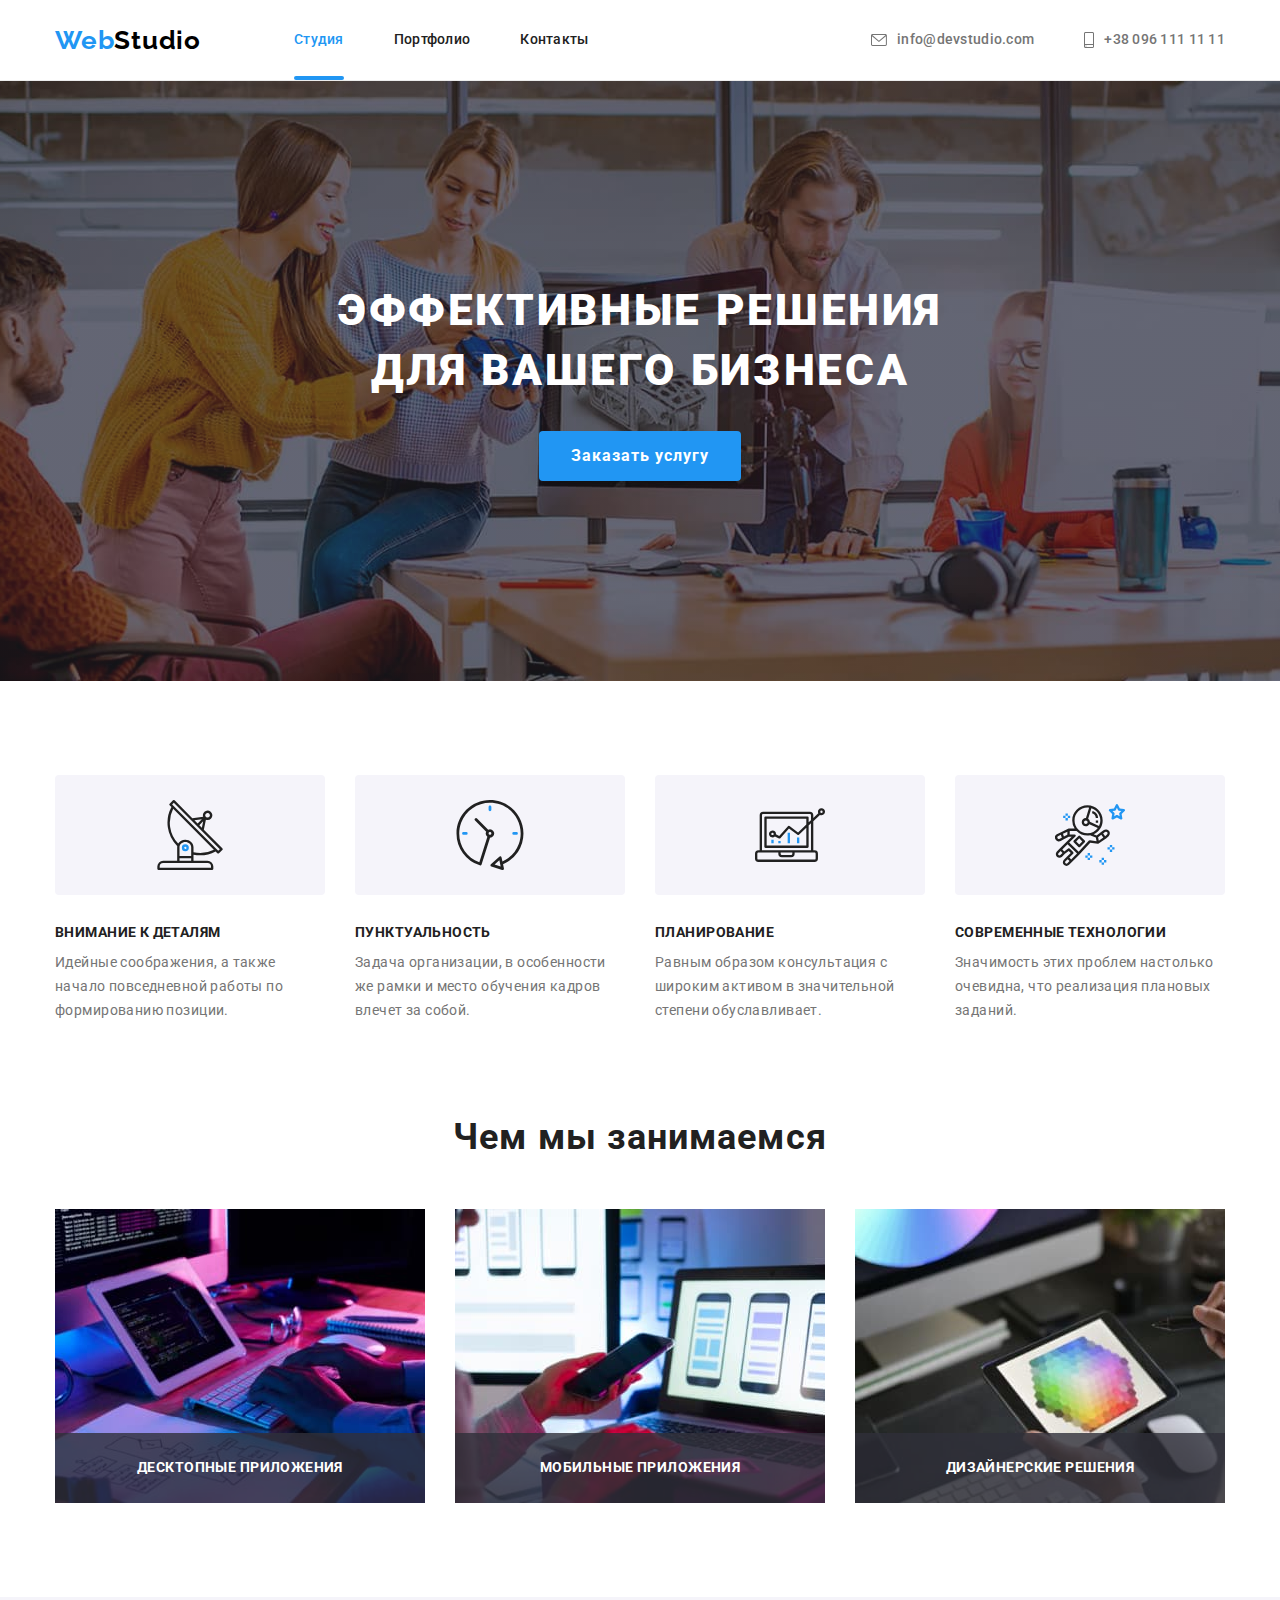
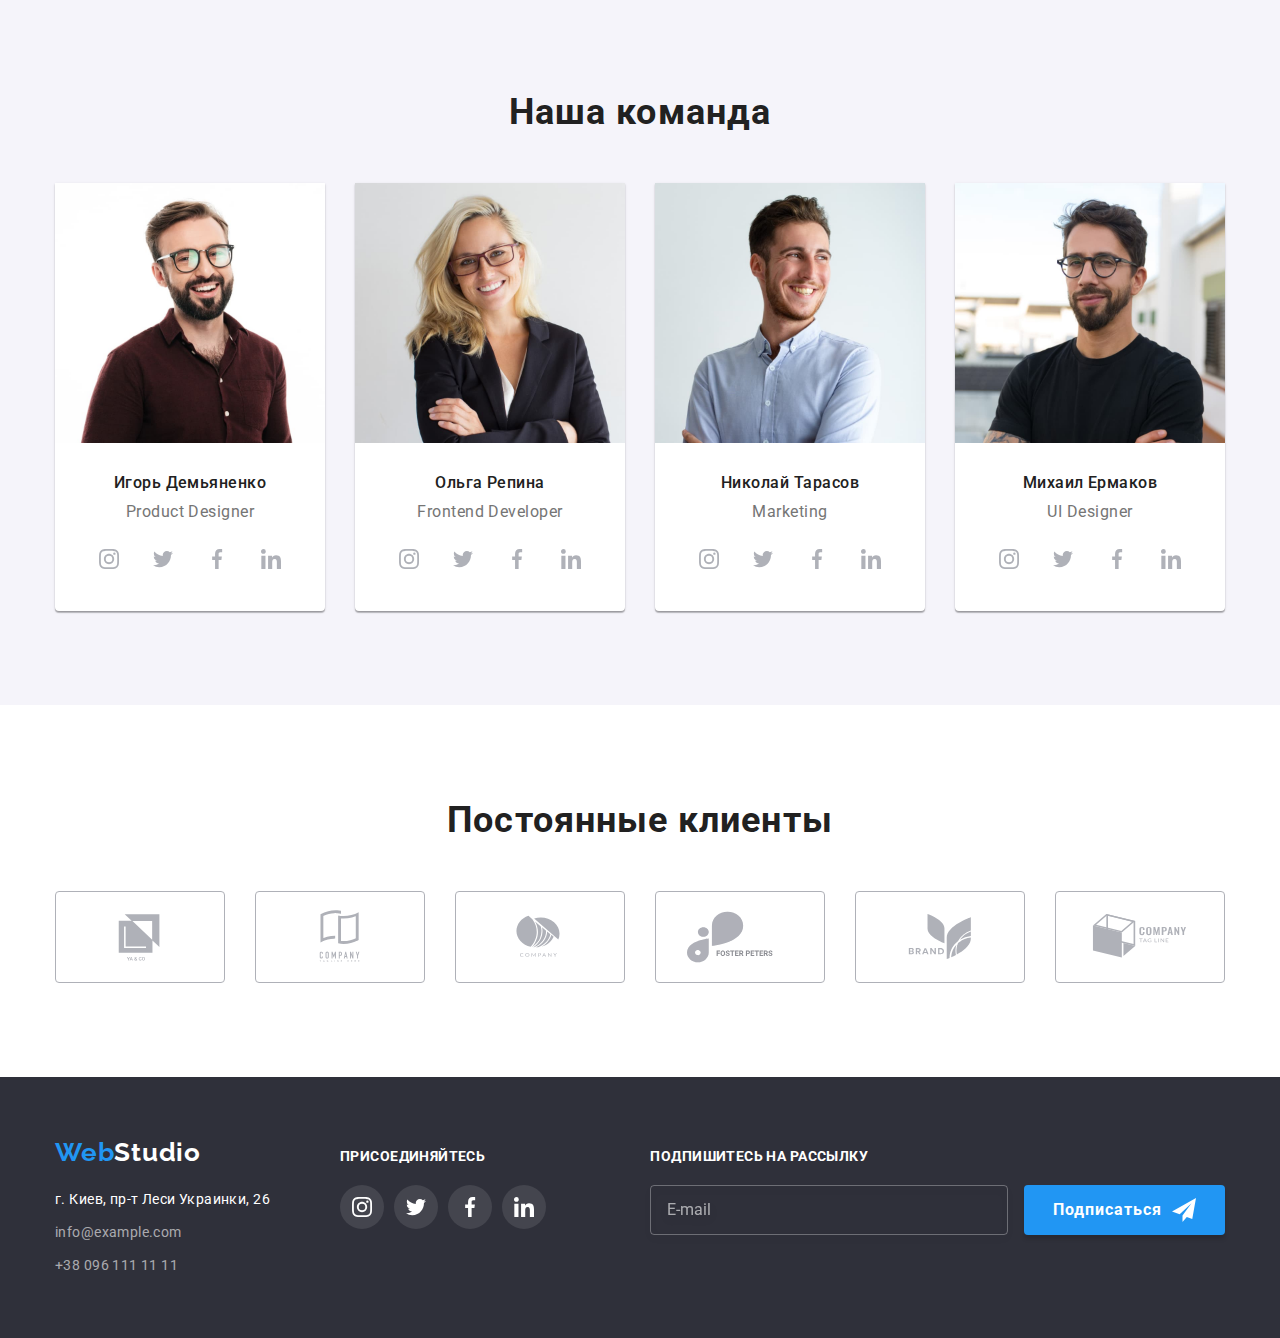
<file: index.html>
<!DOCTYPE html>
<html lang="ru">
  <head>
    <meta charset="UTF-8" />
    <meta http-equiv="X-UA-Compatible" content="IE=edge" />
    <meta name="viewport" content="width=device-width, initial-scale=1.0" />
    <title>WebStudio</title>

    <link rel="preconnect" href="https://fonts.googleapis.com" />
    <link rel="preconnect" href="https://fonts.gstatic.com" crossorigin />
    <link
      href="https://fonts.googleapis.com/css2?family=Montserrat:wght@400;700&family=Raleway:wght@700&family=Roboto:wght@400;500;700;900&display=swap"
      rel="stylesheet"
    />
    <link
      rel="stylesheet"
      href="https://cdnjs.cloudflare.com/ajax/libs/modern-normalize/1.1.0/modern-normalize.min.css"
    />
    <link rel="stylesheet" href="./css/styles.css" />
  <body>
    <!-- HEADER -->
    <header class="header">
      <div class="container">
        <div class="header-nav">
          <nav class="header-nav">
            <a href="/" class="header-logo link"
              >Web<span class="studio-header">Studio</span></a
            >
            <ul class="header-list list">
              <li class="header-item">
                <a href="" class="header-link link current">Студия</a>
              </li>
              <li class="header-item">
                <a href="./portfolio.html" class="header-link link"
                  >Портфолио</a
                >
              </li>
              <li class="header-item">
                <a href="" class="header-link link">Контакты</a>
              </li>
            </ul>
          </nav>
          <a href="mailto:info@devstudio.com" class="header-contacts link">
            <svg class="contacts-icon" width="16" height="12">
              <use href="./images/icons.svg#icon-envelope"></use>
            </svg>
            info@devstudio.com</a
          >
          <a href="tel:+380961111111" class="header-contacts link">
            <svg class="contacts-icon" width="10" height="16">
              <use href="./images/icons.svg#icon-smartphone"></use>
            </svg>
            +38 096 111 11 11</a
          >
        </div>
      </div>
    </header>
    <main>
      <!-- HERO -->
      <section class="hero">
        <div class="container">
          <h1 class="hero-title title">
            Эффективные решения для вашего бизнеса
          </h1>
          <button type="button" class="hero-button" data-modal-open>
            Заказать услугу
          </button>
        </div>
      </section>
      <!-- BENEFITS -->
      <section class="benefits section">
        <div class="container">
          <h2 class="visually-hidden">Наши преимущества</h2>
          <ul class="benefits-list list">
            <li class="benefits-item">
              <div class="benefits-wrapper">
                <svg class="benefits-icon" width="70" height="70">
                  <use href="./images/icons.svg#icon-antenna"></use>
                </svg>
              </div>
              <h3 class="benefits-title title">Внимание к деталям</h3>
              <p class="benefits-text">
                Идейные соображения, а также начало повседневной работы по
                формированию позиции.
              </p>
            </li>
            <li class="benefits-item">
              <div class="benefits-wrapper">
                <svg class="benefits-icon" width="70" height="70">
                  <use href="./images/icons.svg#icon-clock"></use>
                </svg>
              </div>
              <h3 class="benefits-title title">Пунктуальность</h3>
              <p class="benefits-text">
                Задача организации, в особенности же рамки и место обучения
                кадров влечет за собой.
              </p>
            </li>
            <li class="benefits-item">
              <div class="benefits-wrapper">
                <svg class="benefits-icon" width="70" height="70">
                  <use href="./images/icons.svg#icon-diagram"></use>
                </svg>
              </div>
              <h3 class="benefits-title title">Планирование</h3>
              <p class="benefits-text">
                Равным образом консультация с широким активом в значительной
                степени обуславливает.
              </p>
            </li>
            <li class="benefits-item">
              <div class="benefits-wrapper">
                <svg class="benefits-icon" width="70" height="70">
                  <use href="./images/icons.svg#icon-astronaut"></use>
                </svg>
              </div>
              <h3 class="benefits-title title">Современные технологии</h3>
              <p class="benefits-text">
                Значимость этих проблем настолько очевидна, что реализация
                плановых заданий.
              </p>
            </li>
          </ul>
        </div>
      </section>
      <!-- ACTIVITY -->
      <section class="activity section">
        <div class="container">
          <h2 class="activity-title title">Чем мы занимаемся</h2>
          <ul class="activity-list list">
            <li class="activity-item">
              <div class="activity-wrapper">
                <img
                  src="./images/coding.jpg"
                  alt="пишем код сайта"
                  width="370"
                />
                <p class="activity-text">Десктопные приложения</p>
              </div>
            </li>
            <li class="activity-item">
              <div class="activity-wrapper">
                <img
                  src="./images/layout.jpg"
                  alt="выполняем адаптивную верстку
            сайта"
                  width="370"
                />
                <p class="activity-text">Мобильные приложения</p>
              </div>
            </li>
            <li class="activity-item">
              <div class="activity-wrapper">
                <img
                  src="./images/design.jpg"
                  alt="разрабатываем дизайн сайта"
                  width="370"
                />
                <p class="activity-text">Дизайнерские решения</p>
              </div>
            </li>
          </ul>
        </div>
      </section>
      <!-- TEAM -->
      <section class="team section">
        <div class="container">
          <h2 class="team-title title">Наша команда</h2>
          <ul class="team-list list">
            <li class="team-item">
              <img
                class="team-picture"
                src="./images/igordemyanenko.jpg"
                alt="Игорь Демьяненко портрет"
                width="270"
              />
              <div class="team-content">
                <h3 class="team-name">Игорь Демьяненко</h3>
                <p lang="en" class="team-position">Product Designer</p>
                <ul class="team-social-media list">
                  <li class="team-media-item">
                    <a href="" class="team-media-link link">
                      <svg class="team-media-icon" width="'20" height="20">
                        <use href="./images/icons.svg#icon-instagram"></use>
                      </svg>
                    </a>
                  </li>
                  <li class="team-media-item">
                    <a href="" class="team-media-link link">
                      <svg class="team-media-icon" width="'20" height="20">
                        <use href="./images/icons.svg#icon-twitter"></use>
                      </svg>
                    </a>
                  </li>
                  <li class="team-media-item">
                    <a href="" class="team-media-link link">
                      <svg class="team-media-icon" width="'20" height="20">
                        <use href="./images/icons.svg#icon-facebook"></use>
                      </svg>
                    </a>
                  </li>
                  <li class="team-media-item">
                    <a href="" class="team-media-link link">
                      <svg class="team-media-icon" width="'20" height="20">
                        <use href="./images/icons.svg#icon-linkedin"></use>
                      </svg>
                    </a>
                  </li>
                </ul>
              </div>
            </li>
            <li class="team-item">
              <img
                class="team-picture"
                src="./images/olgarepina.jpg"
                alt="Ольга Репина портрет"
                width="270"
              />
              <div class="team-content">
                <h3 class="team-name">Ольга Репина</h3>
                <p lang="en" class="team-position">Frontend Developer</p>
                <ul class="team-social-media list">
                  <li class="team-media-item">
                    <a href="" class="team-media-link link">
                      <svg class="team-media-icon" width="'20" height="20">
                        <use href="./images/icons.svg#icon-instagram"></use>
                      </svg>
                    </a>
                  </li>
                  <li class="team-media-item">
                    <a href="" class="team-media-link link">
                      <svg class="team-media-icon" width="'20" height="20">
                        <use href="./images/icons.svg#icon-twitter"></use>
                      </svg>
                    </a>
                  </li>
                  <li class="team-media-item">
                    <a href="" class="team-media-link link">
                      <svg class="team-media-icon" width="'20" height="20">
                        <use href="./images/icons.svg#icon-facebook"></use>
                      </svg>
                    </a>
                  </li>
                  <li class="team-media-item">
                    <a href="" class="team-media-link link">
                      <svg class="team-media-icon" width="'20" height="20">
                        <use href="./images/icons.svg#icon-linkedin"></use>
                      </svg>
                    </a>
                  </li>
                </ul>
              </div>
            </li>
            <li class="team-item">
              <img
                class="team-picture"
                src="./images/nikolaytarasov.jpg"
                alt="Николай Тарасов портрет"
                width="270"
              />
              <div class="team-content">
                <h3 class="team-name">Николай Тарасов</h3>
                <p lang="en" class="team-position">Marketing</p>
                <ul class="team-social-media list">
                  <li class="team-media-item">
                    <a href="" class="team-media-link link">
                      <svg class="team-media-icon" width="'20" height="20">
                        <use href="./images/icons.svg#icon-instagram"></use>
                      </svg>
                    </a>
                  </li>
                  <li class="team-media-item">
                    <a href="" class="team-media-link link">
                      <svg class="team-media-icon" width="'20" height="20">
                        <use href="./images/icons.svg#icon-twitter"></use>
                      </svg>
                    </a>
                  </li>
                  <li class="team-media-item">
                    <a href="" class="team-media-link link">
                      <svg class="team-media-icon" width="'20" height="20">
                        <use href="./images/icons.svg#icon-facebook"></use>
                      </svg>
                    </a>
                  </li>
                  <li class="team-media-item">
                    <a href="" class="team-media-link link">
                      <svg class="team-media-icon" width="'20" height="20">
                        <use href="./images/icons.svg#icon-linkedin"></use>
                      </svg>
                    </a>
                  </li>
                </ul>
              </div>
            </li>
            <li class="team-item">
              <img
                class="team-picture"
                src="./images/mikhailyermakov.jpg"
                alt="Михаил Ермаков портрет"
                width="270"
              />
              <div class="team-content">
                <h3 class="team-name">Михаил Ермаков</h3>
                <p lang="en" class="team-position">UI Designer</p>
                <ul class="team-social-media list">
                  <li class="team-media-item">
                    <a href="" class="team-media-link link">
                      <svg class="team-media-icon" width="'20" height="20">
                        <use href="./images/icons.svg#icon-instagram"></use>
                      </svg>
                    </a>
                  </li>
                  <li class="team-media-item">
                    <a href="" class="team-media-link link">
                      <svg class="team-media-icon" width="'20" height="20">
                        <use href="./images/icons.svg#icon-twitter"></use>
                      </svg>
                    </a>
                  </li>
                  <li class="team-media-item">
                    <a href="" class="team-media-link link">
                      <svg class="team-media-icon" width="'20" height="20">
                        <use href="./images/icons.svg#icon-facebook"></use>
                      </svg>
                    </a>
                  </li>
                  <li class="team-media-item">
                    <a href="" class="team-media-link link">
                      <svg class="team-media-icon" width="'20" height="20">
                        <use href="./images/icons.svg#icon-linkedin"></use>
                      </svg>
                    </a>
                  </li>
                </ul>
              </div>
            </li>
          </ul>
        </div>
      </section>
      <!-- CLIENTS -->
      <section class="clients section">
        <div class="container">
          <h2 class="clients-title title">Постоянные клиенты</h2>
          <ul class="clients-list list">
            <li class="client-item">
              <a class="client-link link" href="">
                <svg class="client-icon" width="106" height="60">
                  <use href="./images/icons.svg#icon-first-company"></use>
                </svg>
              </a>
            </li>
            <li class="client-item">
              <a class="client-link link" href="">
                <svg class="client-icon" width="106" height="60">
                  <use href="./images/icons.svg#icon-second-company"></use>
                </svg>
              </a>
            </li>
            <li class="client-item">
              <a class="client-link link" href="">
                <svg class="client-icon" width="106" height="60">
                  <use href="./images/icons.svg#icon-third-company"></use>
                </svg>
              </a>
            </li>
            <li class="client-item">
              <a class="client-link link" href="">
                <svg class="client-icon" width="106" height="60">
                  <use href="./images/icons.svg#icon-fourth-company"></use>
                </svg>
              </a>
            </li>
            <li class="client-item">
              <a class="client-link link" href="">
                <svg class="client-icon" width="106" height="60">
                  <use href="./images/icons.svg#icon-fifth-company"></use>
                </svg>
              </a>
            </li>
            <li class="client-item">
              <a class="client-link link" href="">
                <svg class="client-icon" width="106" height="60">
                  <use href="./images/icons.svg#icon-sixth-company"></use>
                </svg>
              </a>
            </li>
          </ul>
        </div>
      </section>
    </main>
    <!-- FOOTER -->
    <footer class="footer">
      <div class="container footer-info">
        <div class="footer-contacts">
          <a href="/" class="footer-logo link"
            >Web<span class="studio-footer">Studio</span></a
          >
          <address class="footer-address">
            <ul class="footer-list list">
              <li class="footer-item">
                <a href="" class="footer-location link"
                  >г. Киев, пр-т Леси Украинки, 26</a
                >
              </li>
              <li class="footer-item">
                <a href="mailto:info@example.com" class="footer-link link"
                  >info@example.com</a
                >
              </li>
              <li class="footer-item">
                <a href="tel:+380961111111" class="footer-link link"
                  >+38 096 111 11 11</a
                >
              </li>
            </ul>
          </address>
        </div>
        <div class="footer-media">
          <h3 class="footer-title title">присоединяйтесь</h3>
          <ul class="media-links list">
            <li class="footer-media-item">
              <a href="" class="footer-media-link link">
                <svg class="footer-media-icon" width="'20" height="20">
                  <use href="./images/icons.svg#icon-instagram-footer"></use>
                </svg>
              </a>
            </li>
            <li class="footer-media-item">
              <a href="" class="footer-media-link link">
                <svg class="footer-media-icon" width="'20" height="20">
                  <use href="./images/icons.svg#icon-twitter-footer"></use>
                </svg>
              </a>
            </li>
            <li class="footer-media-item">
              <a href="" class="footer-media-link link">
                <svg class="footer-media-icon" width="'20" height="20">
                  <use href="./images/icons.svg#icon-facebook-footer"></use>
                </svg>
              </a>
            </li>
            <li class="footer-media-item">
              <a href="" class="footer-media-link link">
                <svg class="footer-media-icon" width="'20" height="20">
                  <use href="./images/icons.svg#icon-linkedin-footer"></use>
                </svg>
              </a>
            </li>
          </ul>
        </div>
        <div class="footer-mailing">
        <h3 class="footer-title title">Подпишитесь на рассылку</h3>
        <input type="email" name="email" class="footer-email" placeholder="E-mail" required>
        <button type="submit" class="footer-button">Подписаться <svg class="send-icon" width="24" height="24"><use href="./images/icons.svg#icon-send"></use></svg>
        </button></div>
      </div>
    </footer>
    <!-- MODAL -->
    <div class="backdrop is-hidden" data-modal>
      <div class="modal">
        <button type="button" class="modal-close-button" data-modal-close>
          <svg class="close-icon" width="11" height="11">
            <use href="./images/icons.svg#icon-crossx"></use>
          </svg>
        </button>
        <p class="modal-title">Оставьте свои данные, мы вам перезвоним</p>
        <div class="modal-wrapper">
          <label for="user-name" class="modal-label">Имя</label>
          <div class="icon-wrapper">
          <input type="text" id="user-name" name="user-name" class="modal-input" required>
          <svg class="modal-icon" width="18" height="18"><use href="./images/icons.svg#icon-person">
          </use></svg></div>
        </div>
        <div class="modal-wrapper">
          <label for="user-tel" class="modal-label">Телефон</label>
          <div class="icon-wrapper">
          <input type="tel" id="user-tel" name="user-tel" class="modal-input" required>
          <svg class="modal-icon" width="18" height="18"><use href="./images/icons.svg#icon-phone">
          </use></svg></div>
        </div>
        <div class="modal-wrapper">
          <label for="user-mail" class="modal-label">Почта</label>
          <div class="icon-wrapper">
          <input type="email" id="user-mail" name="user-mail" class="modal-input" required>
          <svg class="modal-icon" width="18" height="18"><use href="./images/icons.svg#icon-email">
          </use></svg></div>
        </div>
        <div class="modal-wrapper textarea-wrapper">
          <label for="user-comment" class="modal-label">Комментарий</label>
        <textarea name="comment" id="user-comment" class="modal-textarea" placeholder="Введите текст"></textarea>
        </div>
        <div class="checkbox-wrapper">
          <input type="checkbox" id="privacy" name="privacy" class="modal-checkbox visually-hidden">
          <label for="privacy" class="privacy-text">
            <span class="checked-wrapper"><svg 
              class="checkbox-icon" 
              width="16" 
              height="15"><use href="./images/icons.svg#icon-check"></use></svg
              ></span>Соглашаюсь с рассылкой и принимаю&nbsp;<a href="" 
              class="modal-link">Условия договора</a></label>
        </div>
        <button type="submit" class="modal-button">Отправить</button>
      </div>
    </div>
    <script src="./js/modal.js"></script>
  </body>
</html>
</file>
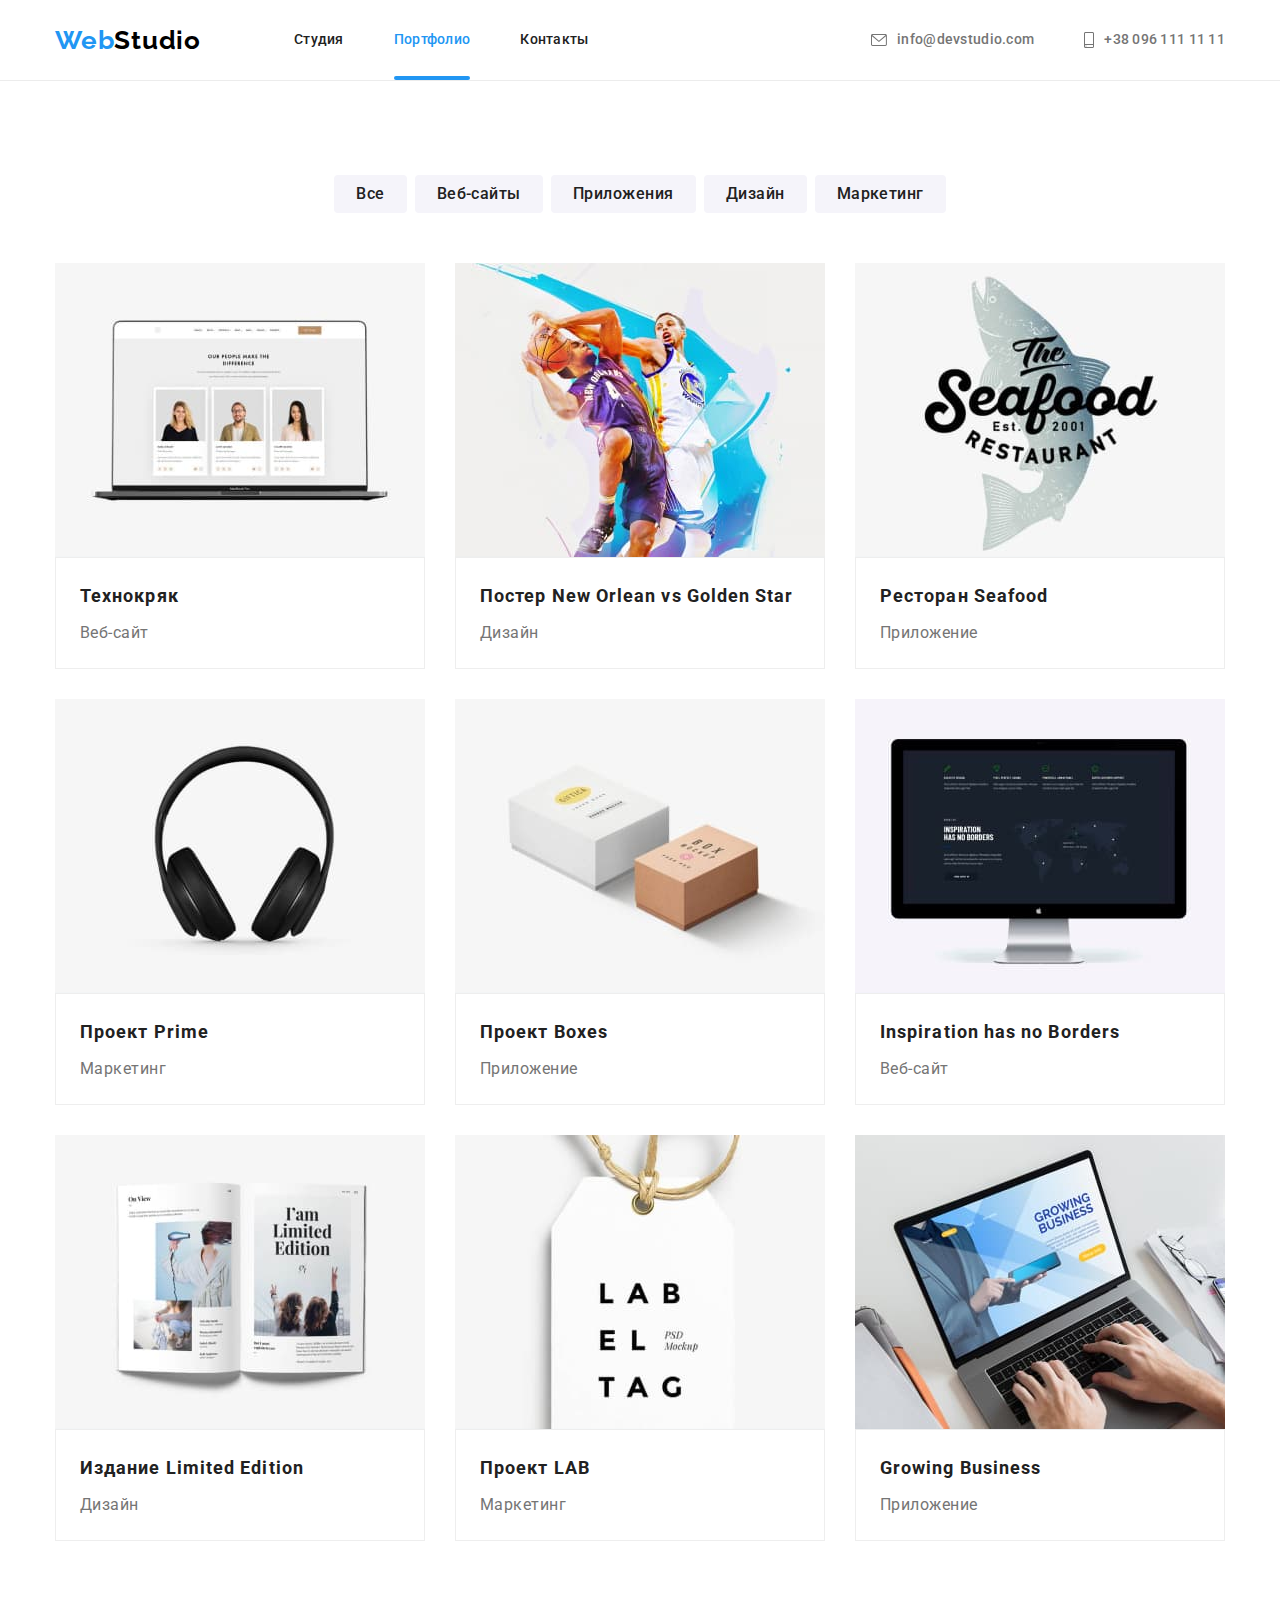
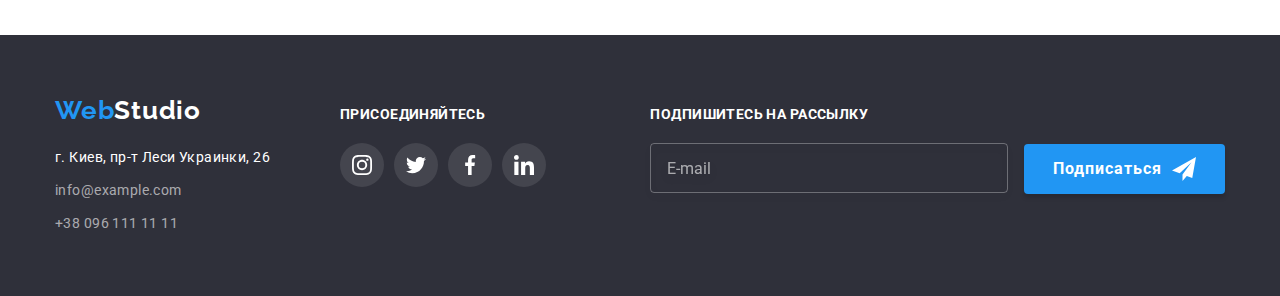
<file: portfolio.html>
<!DOCTYPE html>
<html lang="ru">
  <head>
    <meta charset="UTF-8" />
    <meta http-equiv="X-UA-Compatible" content="IE=edge" />
    <meta name="viewport" content="width=device-width, initial-scale=1.0" />
    <title>WebStudio</title>

    <link rel="preconnect" href="https://fonts.googleapis.com" />
    <link rel="preconnect" href="https://fonts.gstatic.com" crossorigin />
    <link
      href="https://fonts.googleapis.com/css2?family=Montserrat:wght@400;700&family=Raleway:wght@700&family=Roboto:wght@400;500;700;900&display=swap"
      rel="stylesheet"
    />
    <link
      rel="stylesheet"
      href="https://cdnjs.cloudflare.com/ajax/libs/modern-normalize/1.1.0/modern-normalize.min.css"
    />
    <link rel="stylesheet" href="./css/styles.css" />
  </head>
  <body>
    <!-- HEADER -->
    <header class="header">
      <div class="container">
        <div class="header-nav">
          <nav class="header-nav">
            <a href="/" class="header-logo link"
              >Web<span class="studio-header">Studio</span></a
            >
            <ul class="header-list list">
              <li class="header-item">
                <a href="./index.html" class="header-link link">Студия</a>
              </li>
              <li class="header-item">
                <a href="" class="header-link link current">Портфолио</a>
              </li>
              <li class="header-item">
                <a href="" class="header-link link">Контакты</a>
              </li>
            </ul>
          </nav>
          <a href="mailto:info@devstudio.com" class="header-contacts link">
            <svg class="contacts-icon" width="16" height="12">
              <use href="./images/icons.svg#icon-envelope"></use>
            </svg>
            info@devstudio.com</a
          >
          <a href="tel:+380961111111" class="header-contacts link">
            <svg class="contacts-icon" width="10" height="16">
              <use href="./images/icons.svg#icon-smartphone"></use>
            </svg>
            +38 096 111 11 11</a
          >
        </div>
      </div>
    </header>
    <main>
      <!-- PROJECTS -->
      <section class="projects section">
        <div class="container">
          <h1 class="visually-hidden">Проекты</h1>
          <ul class="projects-button-list list">
            <li class="projects-button-item">
              <button type="button" class="projects-button">Все</button>
            </li>
            <li class="projects-button-item">
              <button type="button" class="projects-button">Веб-сайты</button>
            </li>
            <li class="projects-button-item">
              <button type="button" class="projects-button">Приложения</button>
            </li>
            <li class="projects-button-item">
              <button type="button" class="projects-button">Дизайн</button>
            </li>
            <li class="projects-button-item">
              <button type="button" class="projects-button">Маркетинг</button>
            </li>
          </ul>
          <ul class="projects-list list">
            <li class="projects-item">
              <div class="projects-about">
                <img
                  src="./images/portfolio/technocrack.jpg"
                  alt="Открытый ноутбук с фотографиями команды проекта"
                  width="370"
                />
                <p class="projects-description">
                  Ресурс предлагает комплексные предложения с разным уровнем
                  функционала и сервисов. Все это позволит посетителю получить
                  исчерпывающие сведения о компании или частном лице.
                </p>
              </div>
              <div class="projects-wrapper">
                <h3 class="projects-name">Технокряк</h3>
                <p class="projects-type">Веб-сайт</p>
              </div>
            </li>
            <li class="projects-item">
              <div class="projects-about">
                <img
                  src="./images/portfolio/new-orlean.jpg"
                  alt="Два игрока играют в баскетбол"
                  width="370"
                />
                <p class="projects-description">
                  Ресурс предлагает комплексные предложения с разным уровнем
                  функционала и сервисов. Все это позволит посетителю получить
                  исчерпывающие сведения о компании или частном лице.
                </p>
              </div>
              <div class="projects-wrapper">
                <h3 class="projects-name">
                  Постер <span lang="en">New Orlean vs Golden Star</span>
                </h3>
                <p class="projects-type">Дизайн</p>
              </div>
            </li>
            <li class="projects-item">
              <div class="projects-about">
                <img
                  src="./images/portfolio/seafood.jpg"
                  alt="Нарисованная рыба и логотип ресторана"
                  width="370"
                />
                <p class="projects-description">
                  Ресурс предлагает комплексные предложения с разным уровнем
                  функционала и сервисов. Все это позволит посетителю получить
                  исчерпывающие сведения о компании или частном лице.
                </p>
              </div>
              <div class="projects-wrapper">
                <h3 class="projects-name">
                  Ресторан <span lang="en">Seafood</span>
                </h3>
                <p class="projects-type">Приложение</p>
              </div>
            </li>
            <li class="projects-item">
              <div class="projects-about">
                <img
                  src="./images/portfolio/prime.jpg"
                  alt="Наушники"
                  width="370"
                />
                <p class="projects-description">
                  Ресурс предлагает комплексные предложения с разным уровнем
                  функционала и сервисов. Все это позволит посетителю получить
                  исчерпывающие сведения о компании или частном лице.
                </p>
              </div>
              <div class="projects-wrapper">
                <h3 class="projects-name">
                  Проект <span lang="en">Prime</span>
                </h3>
                <p class="projects-type">Маркетинг</p>
              </div>
            </li>
            <li class="projects-item">
              <div class="projects-about">
                <img
                  src="./images/portfolio/boxes.jpg"
                  alt="Две картонные коробки, одна белая, другая коричневая"
                  width="370"
                />
                <p class="projects-description">
                  Ресурс предлагает комплексные предложения с разным уровнем
                  функционала и сервисов. Все это позволит посетителю получить
                  исчерпывающие сведения о компании или частном лице.
                </p>
              </div>
              <div class="projects-wrapper">
                <h3 class="projects-name">
                  Проект <span lang="en">Boxes</span>
                </h3>
                <p class="projects-type">Приложение</p>
              </div>
            </li>
            <li class="projects-item">
              <div class="projects-about">
                <img
                  src="./images/portfolio/inspiration.jpg"
                  alt="Компьютер с изображением главной страницы веб-сайта"
                  width="370"
                />
                <p class="projects-description">
                  Ресурс предлагает комплексные предложения с разным уровнем
                  функционала и сервисов. Все это позволит посетителю получить
                  исчерпывающие сведения о компании или частном лице.
                </p>
              </div>
              <div class="projects-wrapper">
                <h3 lang="en" class="projects-name">
                  Inspiration has no Borders
                </h3>
                <p class="projects-type">Веб-сайт</p>
              </div>
            </li>
            <li class="projects-item">
              <div class="projects-about">
                <img
                  src="./images/portfolio/limited-edition.jpg"
                  alt="Открытый журнал"
                  width="370"
                />
                <p class="projects-description">
                  Ресурс предлагает комплексные предложения с разным уровнем
                  функционала и сервисов. Все это позволит посетителю получить
                  исчерпывающие сведения о компании или частном лице.
                </p>
              </div>
              <div class="projects-wrapper">
                <h3 class="projects-name">
                  Издание <span lang="en">Limited Edition</span>
                </h3>
                <p class="projects-type">Дизайн</p>
              </div>
            </li>
            <li class="projects-item">
              <div class="projects-about">
                <img
                  src="./images/portfolio/lab.jpg"
                  alt="Бирка для одежды с логотипом проектв"
                  width="370"
                />
                <p class="projects-description">
                  Ресурс предлагает комплексные предложения с разным уровнем
                  функционала и сервисов. Все это позволит посетителю получить
                  исчерпывающие сведения о компании или частном лице.
                </p>
              </div>
              <div class="projects-wrapper">
                <h3 class="projects-name">Проект LAB</h3>
                <p class="projects-type">Маркетинг</p>
              </div>
            </li>
            <li class="projects-item">
              <div class="projects-about">
                <img
                  src="./images/portfolio/growing-business.jpg"
                  alt="Ноутбук, открытый на главной странице веб-сайта"
                  width="370"
                />

                <p class="projects-description">
                  Ресурс предлагает комплексные предложения с разным уровнем
                  функционала и сервисов. Все это позволит посетителю получить
                  исчерпывающие сведения о компании или частном лице.
                </p>
              </div>
              <div class="projects-wrapper">
                <h3 lang="en" class="projects-name">Growing Business</h3>
                <p class="projects-type">Приложение</p>
              </div>
            </li>
          </ul>
        </div>
      </section>
    </main>
    <!-- FOOTER -->
    <footer class="footer">
      <div class="container footer-info">
        <div class="footer-contacts">
          <a href="/" class="footer-logo link"
            >Web<span class="studio-footer">Studio</span></a
          >
          <address class="footer-address">
            <ul class="footer-list list">
              <li class="footer-item">
                <a href="" class="footer-location link"
                  >г. Киев, пр-т Леси Украинки, 26</a
                >
              </li>
              <li class="footer-item">
                <a href="mailto:info@example.com" class="footer-link link"
                  >info@example.com</a
                >
              </li>
              <li class="footer-item">
                <a href="tel:+380961111111" class="footer-link link"
                  >+38 096 111 11 11</a
                >
              </li>
            </ul>
          </address>
        </div>
        <div class="footer-media">
          <h3 class="footer-title title">присоединяйтесь</h3>
          <ul class="media-links list">
            <li class="footer-media-item">
              <a href="" class="footer-media-link link">
                <svg class="footer-media-icon" width="'20" height="20">
                  <use href="./images/icons.svg#icon-instagram-footer"></use>
                </svg>
              </a>
            </li>
            <li class="footer-media-item">
              <a href="" class="footer-media-link link">
                <svg class="footer-media-icon" width="'20" height="20">
                  <use href="./images/icons.svg#icon-twitter-footer"></use>
                </svg>
              </a>
            </li>
            <li class="footer-media-item">
              <a href="" class="footer-media-link link">
                <svg class="footer-media-icon" width="'20" height="20">
                  <use href="./images/icons.svg#icon-facebook-footer"></use>
                </svg>
              </a>
            </li>
            <li class="footer-media-item">
              <a href="" class="footer-media-link link">
                <svg class="footer-media-icon" width="'20" height="20">
                  <use href="./images/icons.svg#icon-linkedin-footer"></use>
                </svg>
              </a>
            </li>
          </ul>
        </div>
        <div class="footer-mailing">
          <h3 class="footer-title title">Подпишитесь на рассылку</h3>
          <input
            type="email"
            name="email"
            class="footer-email"
            placeholder="E-mail"
          />
          <button type="submit" class="footer-button">
            Подписаться
            <svg class="send-icon" width="24" height="24">
              <use href="/images/icons.svg#icon-send"></use>
            </svg>
          </button>
        </div>
      </div>
    </footer>
  </body>
</html>
</file>
<file: css/styles.css>
:root {
  --header-color: #212121;
  --accent-color: #2196f3;
  --background-color: #2f303a;
  --white-color: #ffffff;
}

body {
  font-family: Roboto, sans-serif;
  color: #757575;
}

.list {
  list-style: none;
}
.link {
  text-decoration: none;
}
.visually-hidden {
  position: absolute;
  white-space: nowrap;
  width: 1px;
  height: 1px;
  overflow: hidden;
  border: 0;
  padding: 0;
  clip: rect(0 0 0 0);
  clip-path: inset(50%);
  margin: -1px;
}
h1,
h2,
h3,
h4,
h5,
h6,
p {
  margin: 0;
}
ul {
  margin: 0;
  padding-left: 0;
}
.container {
  width: 1200px;
  padding-left: 15px;
  padding-right: 15px;
  margin-left: auto;
  margin-right: auto;
}
.section {
  padding-top: 94px;
  padding-bottom: 94px;
}
img {
  display: block;
  max-width: 100%;
  height: auto;
}

/* HEADER */

.header {
  border-bottom: 1px solid #ececec;
}

.header-logo {
  font-family: "Raleway", sans-serif;
  font-style: normal;
  font-weight: 700;
  font-size: 26px;
  line-height: 1.19;
  letter-spacing: 0.03em;
  color: var(--accent-color);
  margin-right: 93px;
}

.studio-header {
  color: #000000;
}

.header-item:not(:last-child) {
  margin-right: 50px;
}

.header-link {
  display: inline-block;
  font-weight: 500;
  font-size: 14px;
  line-height: 1.14;
  letter-spacing: 0.02em;
  color: var(--header-color);
  padding-top: 32px;
  padding-bottom: 32px;

  transition: color 250ms cubic-bezier(0.4, 0, 0.2, 1);
}

.header-link:hover,
.header-link:focus {
  color: var(--accent-color);
}
.header-contacts {
  display: flex;
  font-weight: 500;
  font-size: 14px;
  line-height: 1.14;
  letter-spacing: 0.02em;
  color: inherit;
  align-items: center;

  transition: color 250ms cubic-bezier(0.4, 0, 0.2, 1);
}

.header-contacts:not(:last-child) {
  margin-right: 50px;
  margin-left: auto;
}
.header-contacts:hover,
.header-contacts:focus {
  color: var(--accent-color);
}
.header-nav .link.current {
  color: var(--accent-color);
}

.header-item {
  position: relative;
}

.link.current::after {
  content: "";
  position: absolute;
  width: 100%;
  height: 4px;
  left: 0;
  bottom: 0;
  background: var(--accent-color);
  border-radius: 2px;
}

.header-list {
  display: flex;
}

.header-nav {
  display: flex;
  align-items: center;
}

.contacts-icon {
  margin-right: 10px;
  fill: currentColor;
}

/* HERO */

.hero {
  background-color: var(--background-color);
  text-align: center;
  padding-top: 200px;
  padding-bottom: 200px;
  background-image: linear-gradient(
      to right,
      rgba(47, 48, 58, 0.4),
      rgba(47, 48, 58, 0.4)
    ),
    url(../images/bg-img.jpg);
  background-repeat: no-repeat;
  background-size: cover;
  max-width: 1600px;
  background-position: center;
  margin-left: auto;
  margin-right: auto;
}
.hero-title {
  font-weight: 900;
  font-size: 44px;
  line-height: 1.36;
  text-align: center;
  letter-spacing: 0.06em;
  text-transform: uppercase;
  color: var(--white-color);
  width: 696px;
  margin-bottom: 30px;
  margin-left: auto;
  margin-right: auto;
}
.hero-button {
  display: inline-flex;
  font-family: inherit;
  font-style: normal;
  font-weight: 700;
  font-size: 16px;
  line-height: 1.88;
  text-align: center;
  letter-spacing: 0.06em;
  color: var(--white-color);
  background-color: var(--accent-color);
  box-shadow: 0px 4px 4px rgba(0, 0, 0, 0.15);
  border-radius: 4px;
  border: none;
  cursor: pointer;
  padding: 10px 32px;

  transition: background-color 250ms cubic-bezier(0.4, 0, 0.2, 1);
}
.hero-button:hover,
.hero-button:focus {
  background-color: #188ce8;
}

/* BENEFITS */

.benefits-title {
  font-size: 14px;
  line-height: 1.14;
  letter-spacing: 0.03em;
  text-transform: uppercase;
  color: var(--header-color);

  margin-bottom: 10px;
}
.benefits-text {
  font-size: 14px;
  line-height: 1.71;
  letter-spacing: 0.03em;
}
.benefits-list {
  display: flex;
}
.benefits-item:not(:last-child) {
  margin-right: 30px;
}
.benefits-item {
  width: 270px;
  justify-content: center;
  align-items: center;
}
.antenna {
  justify-content: center;
  align-items: center;
}
.benefits {
  padding-bottom: 0;
}
.benefits-wrapper {
  display: flex;
  width: 270px;
  height: 120px;
  margin-bottom: 30px;
  justify-content: center;
  align-items: center;
  background-color: #f5f4fa;
  border-radius: 4px;
}

/* ACTIVITY */

.activity-title {
  font-size: 36px;
  line-height: 1.17;
  text-align: center;
  letter-spacing: 0.03em;
  color: var(--header-color);
  margin-bottom: 50px;
}
.activity-item:not(:last-child) {
  margin-right: 30px;
}
.activity-list {
  display: flex;
}
.activity-wrapper {
  position: relative;
}
.activity-text {
  position: absolute;
  bottom: 0;
  display: flex;
  justify-content: center;
  align-items: center;
  width: 100%;
  height: 70px;
  font-weight: 700;
  font-size: 14px;
  line-height: 1.14;
  text-align: center;
  letter-spacing: 0.03em;
  text-transform: uppercase;
  color: var(--white-color);
  background: rgba(47, 48, 58, 0.8);
}
/* TEAM */

.team {
  background-color: #f5f4fa;
}
.team-title {
  font-size: 36px;
  line-height: 1.17;
  text-align: center;
  letter-spacing: 0.03em;
  color: var(--header-color);
  margin-bottom: 50px;
}
.team-name {
  font-weight: 500;
  font-size: 16px;
  line-height: 1.19;
  text-align: center;
  letter-spacing: 0.03em;
  color: var(--header-color);
  margin-bottom: 10px;
}
.team-position {
  font-size: 16px;
  line-height: 1.19;
  text-align: center;
  letter-spacing: 0.03em;
  margin-bottom: 16px;
}
.team-item {
  background: var(--white-color);
  box-shadow: 0px 1px 3px rgba(0, 0, 0, 0.12), 0px 1px 1px rgba(0, 0, 0, 0.14),
    0px 2px 1px rgba(0, 0, 0, 0.2);
  border-radius: 0px 0px 4px 4px;
  width: 270px;
}
.team-item:not(:last-child) {
  margin-right: 30px;
}
.team-list {
  display: flex;
}
.team-content {
  padding-top: 30px;
  padding-bottom: 30px;
}
.team-media-item {
  width: 44px;
  height: 44px;
}
.team-social-media {
  display: flex;
  justify-content: center;
}
.team-media-link {
  display: flex;
  width: 100%;
  height: 100%;
  border-radius: 50%;
  align-items: center;
  color: #afb1b8;

  transition: color 250ms cubic-bezier(0.4, 0, 0.2, 1),
    background-color 250ms cubic-bezier(0.4, 0, 0.2, 1);
}
.team-media-link:hover,
.team-media-link:focus {
  background-color: var(--accent-color);
  color: #fff;
}
.team-media-icon {
  fill: currentColor;
}
.team-media-item:not(:last-child) {
  margin-right: 10px;
}

/* CLIENTS */

.clients-title {
  font-size: 36px;
  line-height: 1.17;
  text-align: center;
  letter-spacing: 0.03em;
  color: var(--header-color);
  margin-bottom: 50px;
}
.clients-list {
  display: flex;
}
.client-item {
  width: 170px;
  height: 92px;
}
.client-item:not(:last-child) {
  margin-right: 30px;
}
.client-link {
  display: flex;
  width: 100%;
  height: 100%;
  border: 1px solid #afb1b8;
  border-radius: 4px;
  justify-content: center;
  justify-content: center;
  align-items: center;
  cursor: pointer;
  color: #afb1b8;

  transition: color 250ms cubic-bezier(0.4, 0, 0.2, 1),
    border 250ms cubic-bezier(0.4, 0, 0.2, 1);
}
.client-link:hover,
.client-link:focus {
  border: 1px solid var(--accent-color);
  color: var(--accent-color);
}
.client-icon {
  fill: currentColor;
}

/* FOOTER */

.footer {
  background-color: var(--background-color);
  padding-top: 60px;
  padding-bottom: 60px;
}
.footer-logo {
  display: inline-block;
  font-family: "Raleway";
  font-style: normal;
  font-weight: 700;
  font-size: 26px;
  line-height: 1.19;
  letter-spacing: 0.03em;
  color: var(--accent-color);
  margin-bottom: 20px;
}
.studio-footer {
  color: var(--white-color);
}
.footer-location {
  font-style: normal;
  font-size: 14px;
  line-height: 1.71;
  letter-spacing: 0.03em;
  color: var(--white-color);

  transition: color 250ms cubic-bezier(0.4, 0, 0.2, 1);
}
.footer-link {
  font-style: normal;
  font-size: 14px;
  line-height: 1.71;
  letter-spacing: 0.03em;
  color: rgba(255, 255, 255, 0.6);

  transition: color 250ms cubic-bezier(0.4, 0, 0.2, 1);
}
.footer-link:hover,
.footer-link:focus,
.footer-location:hover,
.footer-location:focus {
  color: var(--accent-color);
}

.footer-item:not(:last-child) {
  margin-bottom: 9px;
}
.footer-info {
  display: flex;
  align-items: baseline;
}
.media-links {
  display: flex;
  width: 206px;
}
.footer-title {
  font-size: 14px;
  line-height: 1.14;
  letter-spacing: 0.03em;
  text-transform: uppercase;
  color: #fff;
  margin-bottom: 20px;
}
.footer-contacts {
  margin-right: 70px;
}

.footer-media-item {
  width: 44px;
  height: 44px;
}
.footer-media-item:not(:last-child) {
  margin-right: 10px;
}
.footer-media-link {
  display: flex;
  width: 100%;
  height: 100%;
  background-color: rgba(255, 255, 255, 0.1);
  border-radius: 50%;
  align-items: center;

  transition: background-color 250ms cubic-bezier(0.4, 0, 0.2, 1);
}
.footer-media-link:hover,
.footer-media-link:focus {
  background-color: var(--accent-color);
}

.footer-mailing {
  margin-left: auto;
}
.footer-email {
  width: 358px;
  height: 50px;
  border: 1px solid rgba(255, 255, 255, 0.3);
  filter: drop-shadow(0px 4px 4px rgba(0, 0, 0, 0.15));
  border-radius: 4px;
  background-color: transparent;
  margin-right: 12px;
  padding-left: 16px;
  color: var(--white-color);
}

.footer-email::placeholder {
  color: rgba(255, 255, 255, 0.6);
}

.footer-button {
  display: inline-flex;
  font-family: inherit;
  font-style: normal;
  text-align: center;
  align-items: center;
  font-weight: 700;
  font-size: 16px;
  line-height: 1.88;
  letter-spacing: 0.06em;
  color: var(--white-color);
  background-color: var(--accent-color);
  box-shadow: 0px 4px 4px rgba(0, 0, 0, 0.15);
  border-radius: 4px;
  border: none;
  padding: 10px 29px;
  cursor: pointer;
}

.send-icon {
  fill: currentColor;
  margin-left: 10px;
}

/* -----------------------------------PORTFOLIO--------------------------------------- */

.projects-button {
  display: inline-flex;
  padding: 6px 22px;
  border: 0;
  font-family: inherit;
  font-style: normal;
  font-weight: 500;
  font-size: 16px;
  line-height: 1.63;
  text-align: center;
  letter-spacing: 0.03em;
  color: var(--header-color);
  background: #f5f4fa;
  border-radius: 4px;
  cursor: pointer;

  transition: color 250ms cubic-bezier(0.4, 0, 0.2, 1),
    background-color 250ms cubic-bezier(0.4, 0, 0.2, 1);
}
.projects-button-item:not(:last-child) {
  margin-right: 8px;
}
.projects-button:hover,
.projects-button:focus {
  background-color: #2196f3;
  color: var(--white-color);
  box-shadow: 0px 3px 1px rgba(0, 0, 0, 0.1), 0px 1px 2px rgba(0, 0, 0, 0.08),
    0px 2px 2px rgba(0, 0, 0, 0.12);
  border-radius: 4px;
}
.projects-button-list {
  display: flex;
  justify-content: center;
  margin-bottom: 50px;
}
.projects-name {
  font-size: 18px;
  line-height: 2;
  letter-spacing: 0.06em;
  color: var(--header-color);
  margin-bottom: 4px;
}
.projects-type {
  font-size: 16px;
  line-height: 1.88;
  letter-spacing: 0.03em;
}
.projects-list {
  display: flex;
  flex-wrap: wrap;
  gap: 30px;
}
.projects-item {
  width: calc((100% - 60px) / 3);

  transition: box-shadow 250ms cubic-bezier(0.4, 0, 0.2, 1);
}
.projects-item:hover,
.projects-item:focus {
  box-shadow: 0px 1px 1px rgba(0, 0, 0, 0.12), 0px 4px 4px rgba(0, 0, 0, 0.06),
    1px 4px 6px rgba(0, 0, 0, 0.16);
}
.projects-wrapper {
  padding: 20px 24px;
  border: 1px solid #eeeeee;
}
.projects-about {
  position: relative;
  overflow: hidden;
}
.projects-description {
  position: absolute;
  top: 0;
  height: 100%;
  display: flex;
  align-items: center;
  padding-left: 24px;
  padding-right: 24px;
  font-weight: 400;
  font-size: 18px;
  line-height: 1.56;
  letter-spacing: 0.03em;
  color: var(--white-color);
  background-color: rgba(33, 150, 243, 0.9);

  transform: translateY(100%);
  transition: transform 250ms cubic-bezier(0.4, 0, 0.2, 1);
}
.projects-item:hover .projects-description {
  transform: translateY(0);
}
.projects-item {
  cursor: pointer;
}

/* -----------------------------------MODAL--------------------------------------- */

.backdrop {
  position: fixed;
  top: 0;
  left: 0;
  width: 100%;
  height: 100%;
  background-color: rgba(0, 0, 0, 0.2);

  transition: opacity 250ms cubic-bezier(0.4, 0, 0.2, 1);
}
.modal {
  position: absolute;
  top: 50%;
  left: 50%;
  transform: translate(-50%, -50%) scale(1);
  padding: 40px;
  background-color: var(--white-color);
  box-shadow: 0px 1px 3px rgba(0, 0, 0, 0.12), 0px 1px 1px rgba(0, 0, 0, 0.14),
    0px 2px 1px rgba(0, 0, 0, 0.2);
  border-radius: 4px;
  width: 528px;
  height: 581px;

  transition: transform 250ms cubic-bezier(0.4, 0, 0.2, 1);
}
.modal-close-button {
  position: absolute;
  right: 8px;
  top: 8px;
  width: 30px;
  display: flex;
  align-items: center;
  justify-content: center;
  height: 30px;
  border: 1px solid rgba(0, 0, 0, 0.1);
  border-radius: 50%;
  background-color: var(--white-color);
  cursor: pointer;

  transition: transform 250ms cubic-bezier(0.4, 0, 0.2, 1),
    visibility 250ms cubic-bezier(0.4, 0, 0.2, 1),
    fill 250ms cubic-bezier(0.4, 0, 0.2, 1);
}

.modal-close-button:hover .close-icon,
.modal-close-button:focus .close-icon {
  fill: var(--accent-color);
}

.is-hidden {
  visibility: hidden;
  opacity: 0;
  pointer-events: none;
}
.backdrop.is-hidden .modal {
  transform: translate(-50%, -50%) scale(0);
  transition: transform 250ms cubic-bezier(0.4, 0, 0.2, 1),
    visibility 250ms cubic-bezier(0.4, 0, 0.2, 1);
}

.modal-title {
  font-style: normal;
  font-weight: 700;
  font-size: 20px;
  line-height: 23px;
  text-align: center;
  letter-spacing: 0.03em;
  color: var(--header-color);
  margin-bottom: 12px;
}

.modal-label {
  font-weight: 400;
  font-size: 12px;
  line-height: 1.17;
  letter-spacing: 0.01em;
  margin-bottom: 4px;
}

.modal-input {
  width: 100%;
  height: 40px;
  border: 1px solid rgba(33, 33, 33, 0.2);
  border-radius: 4px;
  padding-left: 42px;
  outline: transparent;

  transition: border 250ms cubic-bezier(0.4, 0, 0.2, 1);
}

.modal-wrapper:focus-within .modal-input,
.modal-wrapper:focus-within .modal-textarea {
  border: 1px solid var(--accent-color);
}

.modal-wrapper {
  display: flex;
  flex-direction: column;
  margin-bottom: 10px;
}

.modal-wrapper:focus-within .modal-icon {
  fill: var(--accent-color);
}
.icon-wrapper {
  position: relative;
}

.modal-icon {
  position: absolute;
  left: 0;
  top: 50%;
  transform: translate(50%, -50%);
  fill: var(--header-color);

  transition: fill 250ms cubic-bezier(0.4, 0, 0.2, 1);
}

.textarea-wrapper {
  margin-bottom: 20px;
}
.modal-textarea {
  width: 100%;
  height: 120px;
  overflow: auto;
  border: 1px solid rgba(33, 33, 33, 0.2);
  border-radius: 4px;
  resize: none;
  padding: 12px 16px;
  outline: transparent;
}

.modal-textarea::placeholder {
  font-size: 12px;
  line-height: 1.17;
  letter-spacing: 0.01em;
  color: rgba(117, 117, 117, 0.5);
}

.checkbox-wrapper {
  display: flex;
  margin-bottom: 30px;
  justify-content: center;
  text-align: center;
}

.privacy-text {
  display: flex;
  font-size: 14px;
  line-height: 1.71;
  letter-spacing: 0.03em;
}

.checked-wrapper {
  display: flex;
  justify-content: center;
  align-items: center;
  align-self: center;
  margin-right: 7px;
  width: 16px;
  height: 15px;
}

.checkbox-icon {
  fill: transparent;
  border: 2px solid var(--header-color);
  border-radius: 2px;
  align-items: center;

  transition: fill 250ms cubic-bezier(0.4, 0, 0.2, 1),
    border 250ms cubic-bezier(0.4, 0, 0.2, 1);
}

.modal-checkbox:focus + .privacy-text span {
  border: 1px solid var(--accent-color);
  border-radius: 2px;
}

.modal-checkbox:checked + .privacy-text span {
  background-color: var(--accent-color);
  border-radius: 2px;
}

.modal-checkbox:checked + .privacy-text .checkbox-icon {
  fill: var(--white-color);
  border: 2px solid var(--accent-color);
}

.modal-button {
  display: flex;
  padding: 10px 55px;
  margin: 0 auto;
  font-family: inherit;
  font-style: normal;
  font-weight: 700;
  font-size: 16px;
  line-height: 1.88;
  justify-content: center;
  align-items: center;
  letter-spacing: 0.06em;
  color: var(--white-color);
  background-color: var(--accent-color);
  box-shadow: 0px 4px 4px rgba(0, 0, 0, 0.15);
  border-radius: 4px;
  border: none;
  cursor: pointer;

  transition: background-color 250ms cubic-bezier(0.4, 0, 0.2, 1);
}

.modal-button:hover,
.modal-button:focus {
  background-color: #188ce8;
  outline: transparent;
}

.no-scroll {
  overflow: hidden;
}
</file>
